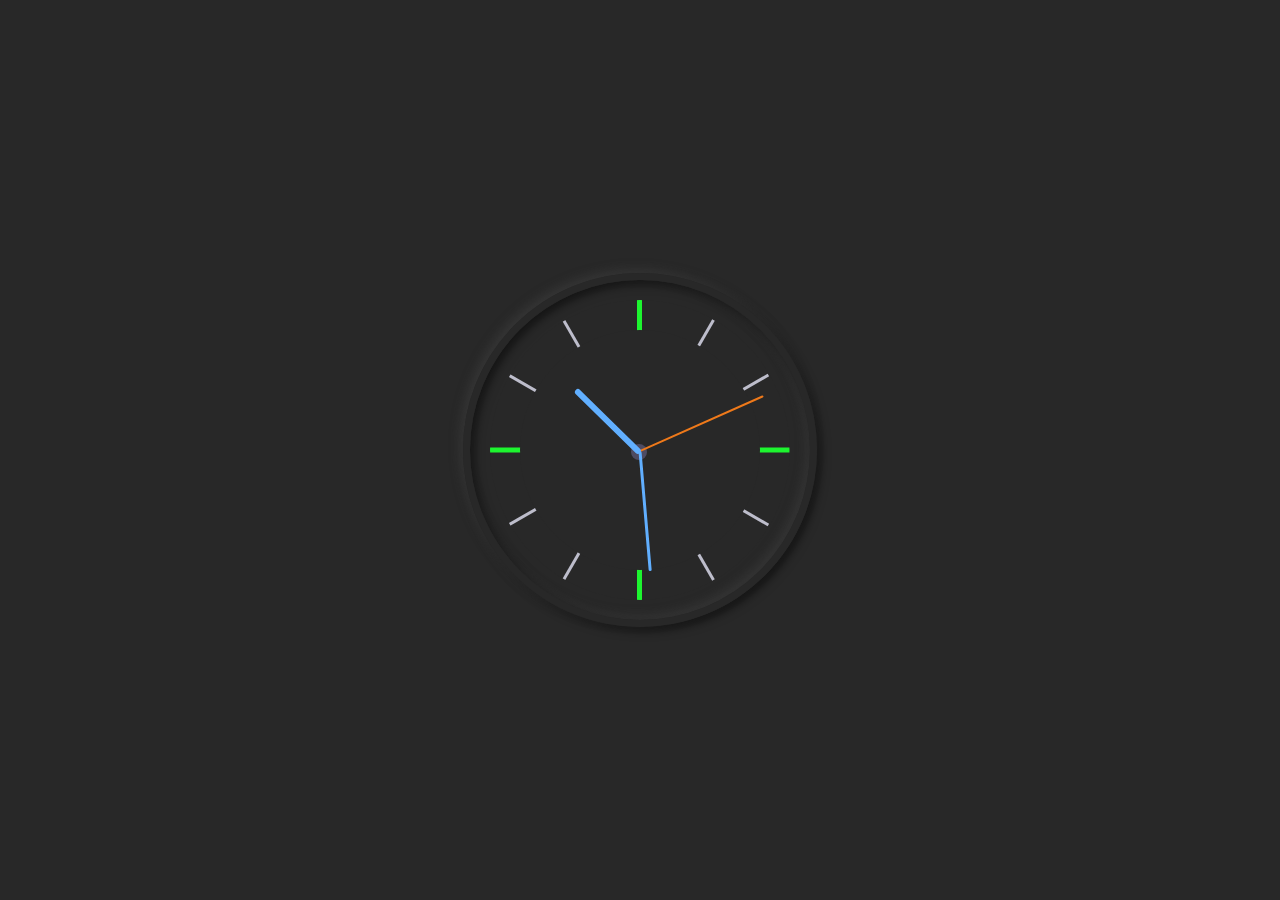
<file: analogue-clock/index.html>
<!DOCTYPE html>
<html lang="en">
  <head>
    <meta charset="UTF-8" />
    <meta name="viewport" content="width=device-width, initial-scale=1.0" />

    <!-- CSS Local -->
    <link rel="stylesheet" href="style.css" />

    <!-- Icon -->
    <link
      rel="icon"
      href="https://img.icons8.com/external-flatart-icons-lineal-color-flatarticons/64/000000/external-clock-success-flatart-icons-lineal-color-flatarticons-1.png"
      type="image/x-icon"
    />

    <title>Analogue Clock</title>
  </head>
  <body>
    <div class="clock">
      <div class="outer-clock-face">
        <div class="marking marking-one"></div>
        <div class="marking marking-two"></div>
        <div class="marking marking-three"></div>
        <div class="marking marking-four"></div>
        <div class="inner-clock-face"></div>
        <div class="hand hour-hand"></div>
        <div class="hand min-hand"></div>
        <div class="hand second-hand"></div>
      </div>
    </div>

    <!-- JS Local -->
    <script src="script.js"></script>
  </body>
</html>
</file>
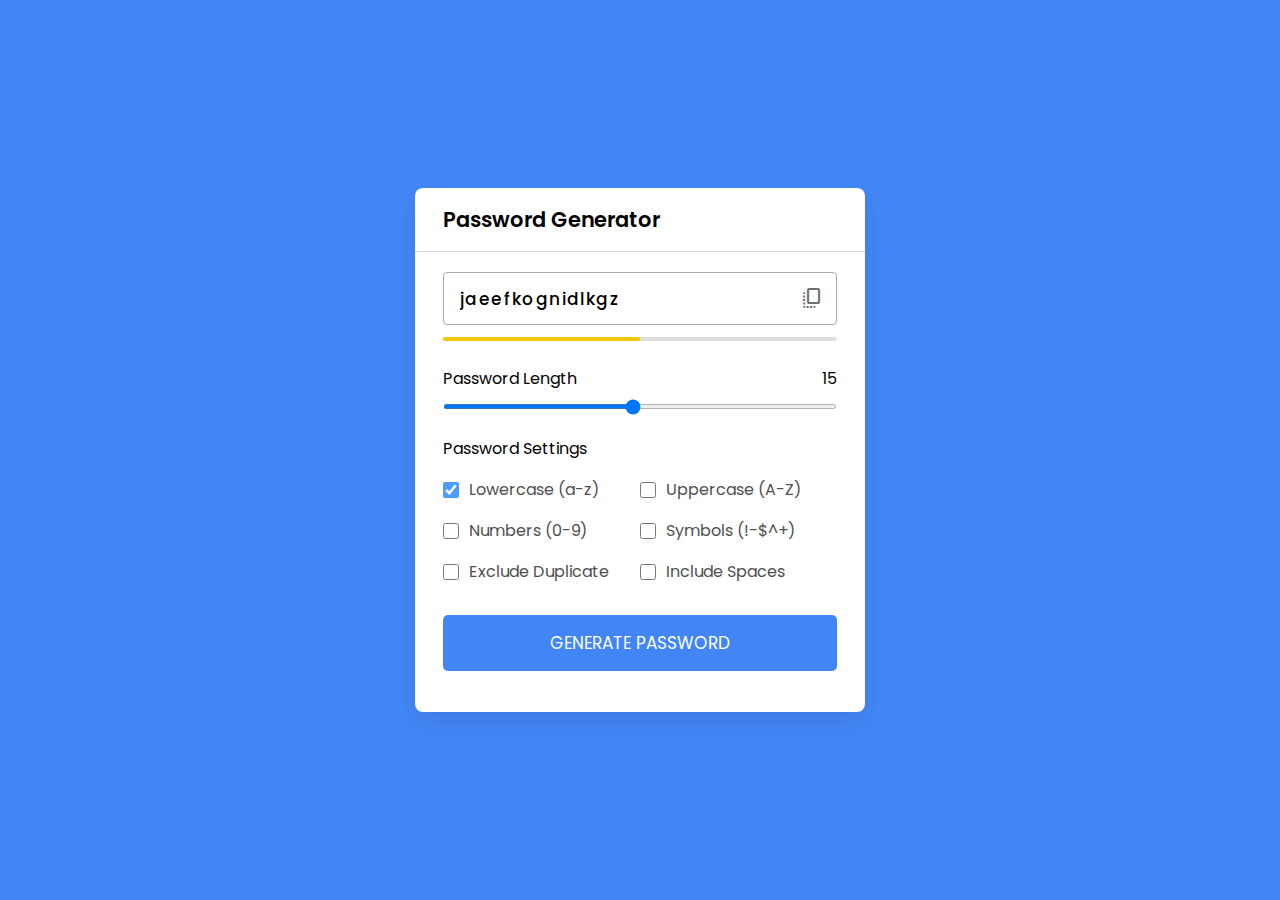
<file: password-generator/index.html>
<!DOCTYPE html>
<html lang="en">
  <head>
    <meta charset="UTF-8" />
    <meta name="viewport" content="width=device-width, initial-scale=1.0" />

    <!-- Icon -->
    <link
      rel="icon"
      href="../login-page/naughty-submit-button/img/key.ico"
      type="image/x-icon"
    />

    <!-- Material Symbols -->
    <link
      rel="stylesheet"
      href="https://fonts.googleapis.com/css2?family=Material+Symbols+Outlined:opsz,wght,FILL,GRAD@20..48,100..700,0..1,-50..200"
    />

    <!-- CSS Local -->
    <link rel="stylesheet" href="style.css" />

    <title>Password Generator</title>
  </head>
  <body>
    <div class="container">
      <h2>Password Generator</h2>
      <div class="wrapper">
        <div class="input-box">
          <input type="text" disabled />
          <span class="material-symbols-outlined">copy_all</span>
        </div>
        <div class="pass-indicator"></div>
        <div class="pass-length">
          <div class="details">
            <label class="title">Password Length</label>
            <span></span>
          </div>
          <input type="range" min="1" max="30" value="15" step="1" />
        </div>
        <div class="pass-settings">
          <label class="title">Password Settings</label>
          <ul class="options">
            <li class="option">
              <input type="checkbox" id="lowercase" checked />
              <label for="lowercase">Lowercase (a-z)</label>
            </li>
            <li class="option">
              <input type="checkbox" id="uppercase" />
              <label for="uppercase">Uppercase (A-Z)</label>
            </li>
            <li class="option">
              <input type="checkbox" id="numbers" />
              <label for="numbers">Numbers (0-9)</label>
            </li>
            <li class="option">
              <input type="checkbox" id="symbols" />
              <label for="symbols">Symbols (!-$^+)</label>
            </li>
            <li class="option">
              <input type="checkbox" id="exc-duplicate" />
              <label for="exc-duplicate">Exclude Duplicate</label>
            </li>
            <li class="option">
              <input type="checkbox" id="spaces" />
              <label for="spaces">Include Spaces</label>
            </li>
          </ul>
        </div>
        <button class="generate-btn">Generate Password</button>
      </div>
    </div>

    <script src="script.js"></script>
  </body>
</html>
</file>
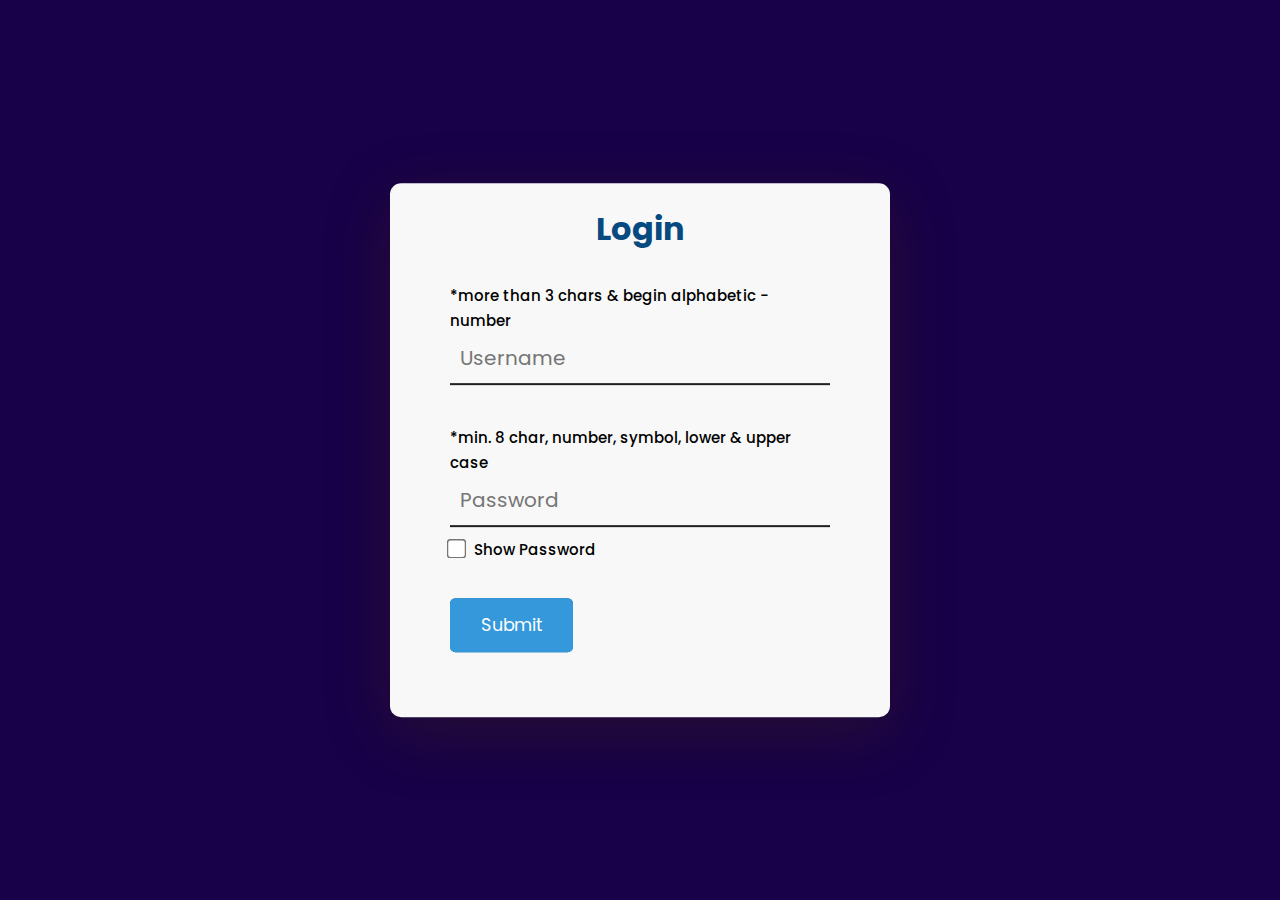
<file: login-page/naughty-submit-button/index.html>
<!DOCTYPE html>
<html lang="en">
  <head>
    <meta charset="UTF-8" />
    <meta name="viewport" content="width=device-width, initial-scale=1.0" />

    <!-- Google Font - Poppins -->
    <link
      href="https://fonts.googleapis.com/css2?family=Poppins:ital,wght@0,400;0,500;0,600;0,700;0,800;1,400;1,500;1,600;1,700;1,800&display=swap"
      rel="stylesheet"
    />

    <!-- Icon -->
    <link rel="icon" href="img/key.ico" type="image/x-icon" />

    <!-- CSS Local -->
    <link rel="stylesheet" href="style.css" />

    <title>Login</title>
  </head>
  <body>
    <div class="container">
      <h2>Login</h2>
      <!-- username -->
      <label for="username" id="username-label"
        >*more than 3 chars & begin alphabetic - number</label
      >
      <input type="text" placeholder="Username" id="username" />

      <!-- password -->
      <label for="password" id="password-label"
        >*min. 8 char, number, symbol, lower & upper case</label
      >
      <input type="password" placeholder="Password" id="password" />

      <!-- show password -->
      <input type="checkbox" onclick="showPassword()" id="show-password" />
      <label for="show-password">Show Password</label>

      <!-- submit -->
      <button id="submit" class="btn effect">Submit</button>
      <p id="message-ref">Signed Up Successfully...</p>
    </div>

    <!-- JS Local -->
    <script src="script.js"></script>
  </body>
</html>
</file>
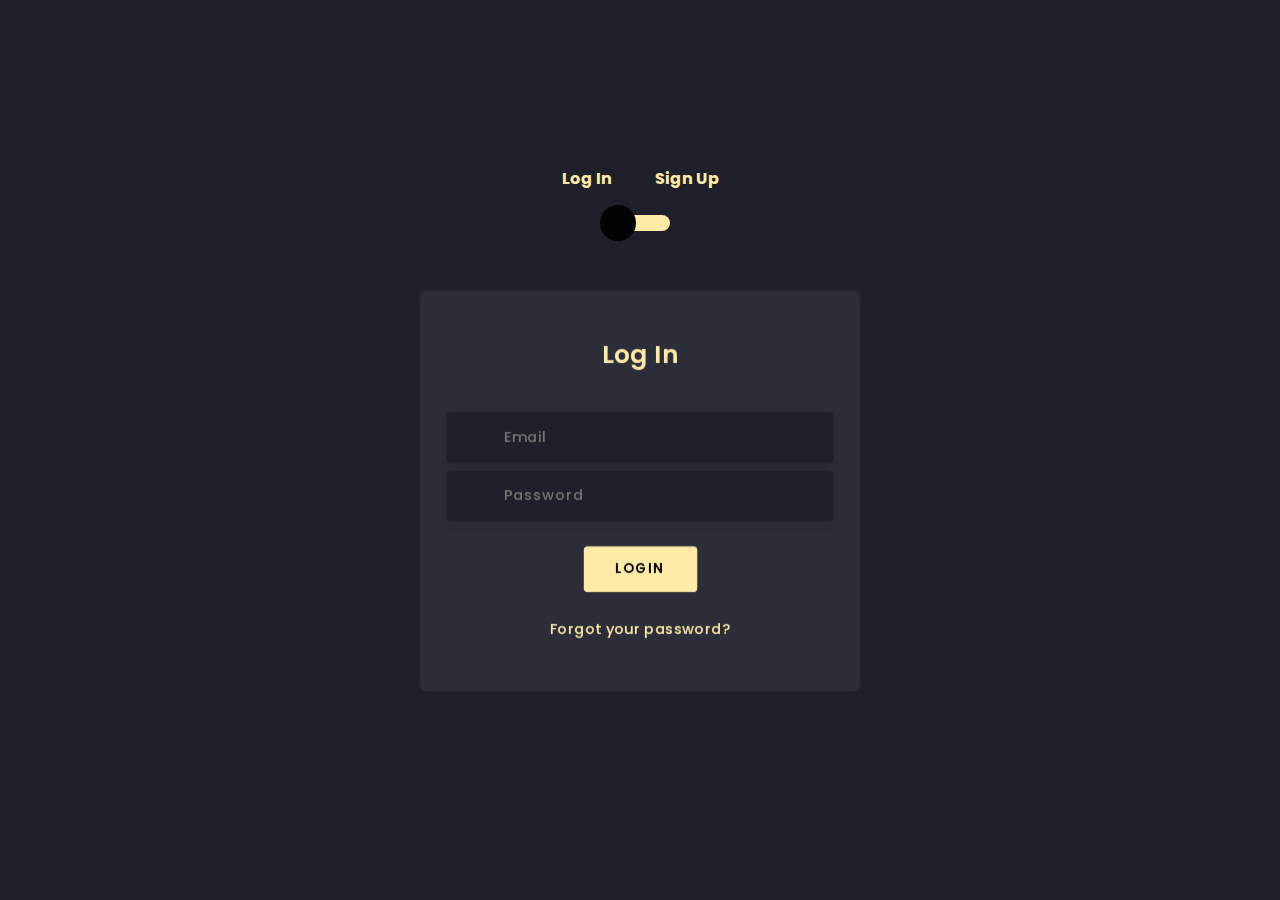
<file: login-page/sign-up-login-form/index.html>
<!DOCTYPE html>
<html lang="en">
  <head>
    <title>Webleb</title>
    <meta charset="utf-8" />
    <meta
      name="viewport"
      content="width=device-width, initial-scale=1, shrink-to-fit=no"
    />
    <link
      rel="stylesheet"
      href="https://unicons.iconscout.com/release/v2.1.9/css/unicons.css"
    />
    <link
      rel="stylesheet"
      href="https://cdnjs.cloudflare.com/ajax/libs/twitter-bootstrap/4.5.0/css/bootstrap.min.css"
    />
    <link rel="stylesheet" href="style.css" />
  </head>
  <body>
    <div class="section">
      <div class="container">
        <div class="row full-height justify-content-center">
          <div class="col-12 text-center align-self-center py-5">
            <div class="section pb-5 pt-5 pt-sm-2 text-center">
              <h6 class="mb-0 pb-3">
                <span>Log In </span><span>Sign Up</span>
              </h6>
              <input
                class="checkbox"
                type="checkbox"
                id="reg-log"
                name="reg-log"
              />
              <label for="reg-log"></label>
              <div class="card-3d-wrap mx-auto">
                <div class="card-3d-wrapper">
                  <div class="card-front">
                    <div class="center-wrap">
                      <div class="section text-center">
                        <h4 class="mb-4 pb-3">Log In</h4>
                        <div class="form-group">
                          <input
                            type="email"
                            class="form-style"
                            placeholder="Email"
                          />
                          <i class="input-icon uil uil-at"></i>
                        </div>
                        <div class="form-group mt-2">
                          <input
                            type="password"
                            class="form-style"
                            placeholder="Password"
                          />
                          <i class="input-icon uil uil-lock-alt"></i>
                        </div>
                        <a href="#" class="btn mt-4">Login</a>
                        <p class="mb-0 mt-4 text-center">
                          <a href="#" class="link">Forgot your password?</a>
                        </p>
                      </div>
                    </div>
                  </div>
                  <div class="card-back">
                    <div class="center-wrap">
                      <div class="section text-center">
                        <h4 class="mb-3 pb-3">Sign Up</h4>
                        <div class="form-group">
                          <input
                            type="text"
                            class="form-style"
                            placeholder="Full Name"
                          />
                          <i class="input-icon uil uil-user"></i>
                        </div>
                        <div class="form-group mt-2">
                          <input
                            type="tel"
                            class="form-style"
                            placeholder="Phone Number"
                          />
                          <i class="input-icon uil uil-phone"></i>
                        </div>
                        <div class="form-group mt-2">
                          <input
                            type="email"
                            class="form-style"
                            placeholder="Email"
                          />
                          <i class="input-icon uil uil-at"></i>
                        </div>
                        <div class="form-group mt-2">
                          <input
                            type="password"
                            class="form-style"
                            placeholder="Password"
                          />
                          <i class="input-icon uil uil-lock-alt"></i>
                        </div>
                        <a href="#" class="btn mt-4">Register</a>
                      </div>
                    </div>
                  </div>
                </div>
              </div>
            </div>
          </div>
        </div>
      </div>
    </div>
  </body>
</html>
</file>
<file: analogue-clock/style.css>
/* create basic design of the clock */
html {
  background: #282828;
  text-align: center;
  font-size: 10px;
}

body {
  margin: 0;
  font-size: 2rem;
  display: flex;
  flex: 1;
  min-height: 100vh;
  align-items: center;
}

.clock {
  width: 30rem;
  height: 30rem;
  position: relative;
  padding: 2rem;
  border: 7px solid #282828;
  box-shadow: -4px -4px 10px rgba(67, 67, 67, 0.5),
    inset 4px 4px 10px rgba(0, 0, 0, 0.5),
    inset -4px -4px 10px rgba(67, 67, 67, 0.5), 4px 4px 10px rgba(0, 0, 0, 0.5);
  border-radius: 50%;
  margin: 50px auto;
}

/* draw two colorful lines in the clock */
.outer-clock-face {
  position: relative;
  background: #282828;
  overflow: hidden;
  width: 100%;
  height: 100%;
  border-radius: 100%;
}

.outer-clock-face::after {
  -webkit-transform: rotate(90deg);
  -moz-transform: rotate(90deg);
  transform: rotate(90deg);
}

.outer-clock-face::after,
.outer-clock-face::before,
.outer-clock-face .marking {
  content: "";
  position: absolute;
  width: 5px;
  height: 100%;
  background: #1df52f;
  z-index: 0;
  left: 49%;
}

/* make four more lines */
.outer-clock-face .marking {
  background: #bdbdcb;
  width: 3px;
}

.outer-clock-face .marking.marking-one {
  -webkit-transform: rotate(30deg);
  -moz-transform: rotate(30deg);
  transform: rotate(30deg);
}

.outer-clock-face .marking.marking-two {
  -webkit-transform: rotate(60deg);
  -moz-transform: rotate(60deg);
  transform: rotate(60deg);
}

.outer-clock-face .marking.marking-three {
  -webkit-transform: rotate(120deg);
  -moz-transform: rotate(120deg);
  transform: rotate(120deg);
}

.outer-clock-face .marking.marking-four {
  -webkit-transform: rotate(150deg);
  -moz-transform: rotate(150deg);
  transform: rotate(150deg);
}

/* draw a circle in the middle of the analog clock */
.inner-clock-face {
  position: absolute;
  top: 10%;
  left: 10%;
  width: 80%;
  height: 80%;
  background: #282828;
  -webkit-border-radius: 100%;
  -moz-border-radius: 100%;
  border-radius: 100%;
  z-index: 1;
}

.inner-clock-face::before {
  content: "";
  position: absolute;
  top: 50%;
  left: 50%;
  width: 16px;
  height: 16px;
  border-radius: 18px;
  margin-left: -9px;
  margin-top: -6px;
  background: #4d4b63;
  z-index: 11;
}

/* make three hands in the clock */
.hand {
  width: 50%;
  right: 50%;
  height: 6px;
  background: #61afff;
  position: absolute;
  top: 50%;
  border-radius: 6px;
  transform-origin: 100%;
  transform: rotate(90deg);
  transition-timing-function: cubic-bezier(0.1, 2.7, 0.58, 1);
}

.hand.hour-hand {
  width: 30%;
  z-index: 3;
}

.hand.min-hand {
  height: 3px;
  z-index: 10;
  width: 40%;
}

.hand.second-hand {
  background: #ee791a;
  width: 45%;
  height: 2px;
  z-index: 2;
}
</file>
<file: password-generator/style.css>
/* Import Google font - Poppins */
@import url("https://fonts.googleapis.com/css2?family=Poppins:wght@400;500;600&display=swap");

* {
  margin: 0;
  padding: 0;
  box-sizing: border-box;
  font-family: "Poppins", sans-serif;
}

body {
  display: flex;
  align-items: center;
  justify-content: center;
  min-height: 100vh;
  background: #4285f4;
}

.container {
  width: 450px;
  background: #fff;
  border-radius: 8px;
  box-shadow: 0 10px 20px rgba(0, 0, 0, 0.05);
}

.container h2 {
  font-weight: 600;
  font-size: 1.31rem;
  padding: 1rem 1.75rem;
  border-bottom: 1px solid #d4dbe5;
}

.wrapper {
  margin: 1.25rem 1.75rem;
}

.wrapper .input-box {
  position: relative;
}

.input-box input {
  width: 100%;
  height: 53px;
  color: #000;
  background: none;
  font-size: 1.06rem;
  font-weight: 500;
  border-radius: 4px;
  letter-spacing: 1.4px;
  border: 1px solid #aaa;
  padding: 0 2.85rem 0 1rem;
}

.input-box span {
  position: absolute;
  right: 13px;
  cursor: pointer;
  line-height: 53px;
  color: #707070;
}

.input-box span:hover {
  color: #4285f4 !important;
}

.wrapper .pass-indicator {
  width: 100%;
  height: 4px;
  position: relative;
  background: #dfdfdf;
  margin-top: 0.75rem;
  border-radius: 25px;
}

.pass-indicator::before {
  position: absolute;
  content: "";
  height: 100%;
  width: 50%;
  border-radius: inherit;
  transition: width 0.3s ease;
}

.pass-indicator#weak::before {
  width: 20%;
  background: #e64a4a;
}

.pass-indicator#medium::before {
  width: 50%;
  background: #f1c80b;
}

.pass-indicator#strong::before {
  width: 100%;
  background: #4285f4;
}

.wrapper .pass-length {
  margin: 1.56rem 0 1.25rem;
}

.pass-length .details {
  display: flex;
  justify-content: space-between;
}

.pass-length input {
  width: 100%;
  height: 5px;
}

.pass-settings .options {
  display: flex;
  list-style: none;
  flex-wrap: wrap;
  margin-top: 1rem;
}

.pass-settings .options .option {
  display: flex;
  align-items: center;
  margin-bottom: 1rem;
  width: calc(100% / 2);
}

.options .option:first-child {
  pointer-events: none;
}

.options .option:first-child input {
  opacity: 0.7;
}

.options .option input {
  height: 16px;
  width: 16px;
  cursor: pointer;
}

.options .option label {
  cursor: pointer;
  color: #4f4f4f;
  padding-left: 0.63rem;
}

.wrapper .generate-btn {
  width: 100%;
  color: #fff;
  border: none;
  outline: none;
  cursor: pointer;
  background: #4285f4;
  font-size: 1.06rem;
  padding: 0.94rem 0;
  border-radius: 5px;
  text-transform: uppercase;
  margin: 0.94rem 0 1.3rem;
}
/* Import Google font - Poppins */
@import url("https://fonts.googleapis.com/css2?family=Poppins:wght@400;500;600&display=swap");

* {
  margin: 0;
  padding: 0;
  box-sizing: border-box;
  font-family: "Poppins", sans-serif;
}

body {
  display: flex;
  align-items: center;
  justify-content: center;
  min-height: 100vh;
  background: #4285f4;
}

.container {
  width: 450px;
  background: #fff;
  border-radius: 8px;
  box-shadow: 0 10px 20px rgba(0, 0, 0, 0.05);
}

.container h2 {
  font-weight: 600;
  font-size: 1.31rem;
  padding: 1rem 1.75rem;
  border-bottom: 1px solid #d4dbe5;
}

.wrapper {
  margin: 1.25rem 1.75rem;
}

.wrapper .input-box {
  position: relative;
}

.input-box input {
  width: 100%;
  height: 53px;
  color: #000;
  background: none;
  font-size: 1.06rem;
  font-weight: 500;
  border-radius: 4px;
  letter-spacing: 1.4px;
  border: 1px solid #aaa;
  padding: 0 2.85rem 0 1rem;
}

.input-box span {
  position: absolute;
  right: 13px;
  cursor: pointer;
  line-height: 53px;
  color: #707070;
}

.input-box span:hover {
  color: #4285f4 !important;
}

.wrapper .pass-indicator {
  width: 100%;
  height: 4px;
  position: relative;
  background: #dfdfdf;
  margin-top: 0.75rem;
  border-radius: 25px;
}

.pass-indicator::before {
  position: absolute;
  content: "";
  height: 100%;
  width: 50%;
  border-radius: inherit;
  transition: width 0.3s ease;
}

.pass-indicator#weak::before {
  width: 20%;
  background: #e64a4a;
}

.pass-indicator#medium::before {
  width: 50%;
  background: #f1c80b;
}

.pass-indicator#strong::before {
  width: 100%;
  background: #4285f4;
}

.wrapper .pass-length {
  margin: 1.56rem 0 1.25rem;
}

.pass-length .details {
  display: flex;
  justify-content: space-between;
}

.pass-length input {
  width: 100%;
  height: 5px;
}

.pass-settings .options {
  display: flex;
  list-style: none;
  flex-wrap: wrap;
  margin-top: 1rem;
}

.pass-settings .options .option {
  display: flex;
  align-items: center;
  margin-bottom: 1rem;
  width: calc(100% / 2);
}

.options .option:first-child {
  pointer-events: none;
}

.options .option:first-child input {
  opacity: 0.7;
}

.options .option input {
  height: 16px;
  width: 16px;
  cursor: pointer;
}

.options .option label {
  cursor: pointer;
  color: #4f4f4f;
  padding-left: 0.63rem;
}

.wrapper .generate-btn {
  width: 100%;
  color: #fff;
  border: none;
  outline: none;
  cursor: pointer;
  background: #4285f4;
  font-size: 1.06rem;
  padding: 0.94rem 0;
  border-radius: 5px;
  text-transform: uppercase;
  margin: 0.94rem 0 1.3rem;
}
</file>
<file: login-page/naughty-submit-button/style.css>
* {
  padding: 0;
  margin: 0;
  box-sizing: border-box;
  font-family: "Poppins", sans-serif;
}

body {
  background-color: #180148;
}

.container {
  width: 31.25em;
  background-color: #f8f8f8;
  padding: 1.4em 3.75em;
  position: absolute;
  transform: translate(-50%, -50%);
  top: 50%;
  left: 50%;
  border-radius: 0.7em;
  box-shadow: 0 1em 4em rgba(71, 50, 4, 0.3);
}

h2 {
  text-align: center;
  font-size: 32px;
  margin-bottom: 30px;
  color: rgb(6, 74, 127);
}

#username,
#password,
#submit {
  border: none;
  outline: none;
  display: block;
}

#username {
  width: 100%;
  background-color: transparent;
  margin-bottom: 2em;
  font-size: 20px;
  padding: 0.5em 0 0.5em 0.5em;
  border-bottom: 2px solid #202020;
}

#password {
  width: 100%;
  background-color: transparent;
  margin-bottom: 0.5em;
  font-size: 20px;
  padding: 0.5em 0 0.5em 0.5em;
  border-bottom: 2px solid #202020;
}

#show-password {
  background-color: transparent;
  margin-bottom: 0.5em;
  -ms-transform: scale(1.5); /* IE */
  -moz-transform: scale(1.5); /* FF */
  -webkit-transform: scale(1.5); /* Safari and Chrome */
  -o-transform: scale(1.5); /* Opera */
  transform: scale(1.5);
  padding: 7px;
  margin-right: 7px;
  border-radius: 0.3em;
}

label {
  font-weight: 500;
  font-size: 15px;
}

.btn {
  position: relative;
  left: 0;
  font-size: 1.1em;
  width: 7em;
  background-color: #096292;
  color: white;
  padding: 0.8em 0;
  margin-top: 2em;
  border-radius: 0.3em;
  cursor: pointer;
}

.btn:hover {
  font-weight: bold;
  color: #fff;
  outline: 0;
}

.effect {
  border-color: #3498db;
  color: #fff;
  box-shadow: 0 0 40px 40px #3498db inset, 0 0 0 0 #3498db;
  transition: all 150ms ease-in-out;
}
.effect:hover {
  box-shadow: 0 0 10px 0 #3498db inset, 0 0 10px 4px #3498db;
}

#message-ref {
  font-size: 0.9em;
  margin-top: 1.5em;
  color: #34bd34;
  visibility: hidden;
}
</file>
<file: login-page/sign-up-login-form/style.css>
@import url("https://fonts.googleapis.com/css?family=Poppins:400,500,600,700,800,900");
body {
  font-family: "Poppins", sans-serif;
  font-weight: 300;
  line-height: 1.7;
  color: #ffeba7;
  background-color: #1f2029;
}
a:hover {
  text-decoration: none;
}
.link {
  color: #ffeba7;
}
.link:hover {
  color: #c4c3ca;
}
p {
  font-weight: 500;
  font-size: 14px;
}
h4 {
  font-weight: 600;
}
h6 span {
  padding: 0 20px;
  font-weight: 700;
}
.section {
  position: relative;
  width: 100%;
  display: block;
}
.full-height {
  min-height: 100vh;
}
[type="checkbox"]:checked,
[type="checkbox"]:not(:checked) {
  display: none;
}
.checkbox:checked + label,
.checkbox:not(:checked) + label {
  position: relative;
  display: block;
  text-align: center;
  width: 60px;
  height: 16px;
  border-radius: 8px;
  padding: 0;
  margin: 10px auto;
  cursor: pointer;
  background-color: #ffeba7;
}
.checkbox:checked + label:before,
.checkbox:not(:checked) + label:before {
  position: absolute;
  display: block;
  width: 36px;
  height: 36px;
  border-radius: 50%;
  color: #ffeba7;
  background-color: #020305;
  font-family: "unicons";
  content: "\eb4f";
  z-index: 20;
  top: -10px;
  left: -10px;
  line-height: 36px;
  text-align: center;
  font-size: 24px;
  transition: all 0.5s ease;
}
.checkbox:checked + label:before {
  transform: translateX(44px) rotate(-270deg);
}
.card-3d-wrap {
  position: relative;
  width: 440px;
  max-width: 100%;
  height: 400px;
  -webkit-transform-style: preserve-3d;
  transform-style: preserve-3d;
  perspective: 800px;
  margin-top: 60px;
}
.card-3d-wrapper {
  width: 100%;
  height: 100%;
  position: absolute;
  -webkit-transform-style: preserve-3d;
  transform-style: preserve-3d;
  transition: all 600ms ease-out;
}
.card-front,
.card-back {
  width: 100%;
  height: 100%;
  background-color: #2b2e38;
  /* background-image: url(""); */
  position: absolute;
  border-radius: 6px;
  -webkit-transform-style: preserve-3d;
}
.card-back {
  transform: rotateY(180deg);
}
.checkbox:checked ~ .card-3d-wrap .card-3d-wrapper {
  transform: rotateY(180deg);
}
.center-wrap {
  position: absolute;
  width: 100%;
  padding: 0 35px;
  top: 50%;
  left: 0;
  transform: translate3d(0, -50%, 35px) perspective(100px);
  z-index: 20;
  display: block;
}
.form-group {
  position: relative;
  display: block;
  margin: 0;
  padding: 0;
}
.form-style {
  padding: 13px 20px;
  padding-left: 55px;
  height: 48px;
  width: 100%;
  font-weight: 500;
  border-radius: 4px;
  font-size: 14px;
  line-height: 22px;
  letter-spacing: 0.5px;
  outline: none;
  color: #c4c3ca;
  background-color: #1f2029;
  border: none;
  -webkit-transition: all 200ms linear;
  transition: all 200ms linear;
  box-shadow: 0 4px 8px 0 rgba(21, 21, 21, 0.2);
}
.form-style:focus,
.form-style:active {
  border: none;
  outline: none;
  box-shadow: 0 4px 8px 0 rgba(21, 21, 21, 0.2);
}
.input-icon {
  position: absolute;
  top: 0;
  left: 18px;
  height: 48px;
  font-size: 24px;
  line-height: 48px;
  text-align: left;
  -webkit-transition: all 200ms linear;
  transition: all 200ms linear;
}
.btn {
  border-radius: 4px;
  height: 44px;
  font-size: 13px;
  font-weight: 600;
  text-transform: uppercase;
  -webkit-transition: all 200ms linear;
  transition: all 200ms linear;
  padding: 0 30px;
  letter-spacing: 1px;
  display: -webkit-inline-flex;
  display: -ms-inline-flexbox;
  display: inline-flex;
  align-items: center;
  background-color: #ffeba7;
  color: #000000;
}
.btn:hover {
  background-color: #000000;
  color: #ffeba7;
  box-shadow: 0 8px 24px 0 rgba(16, 39, 112, 0.2);
}
</file>
